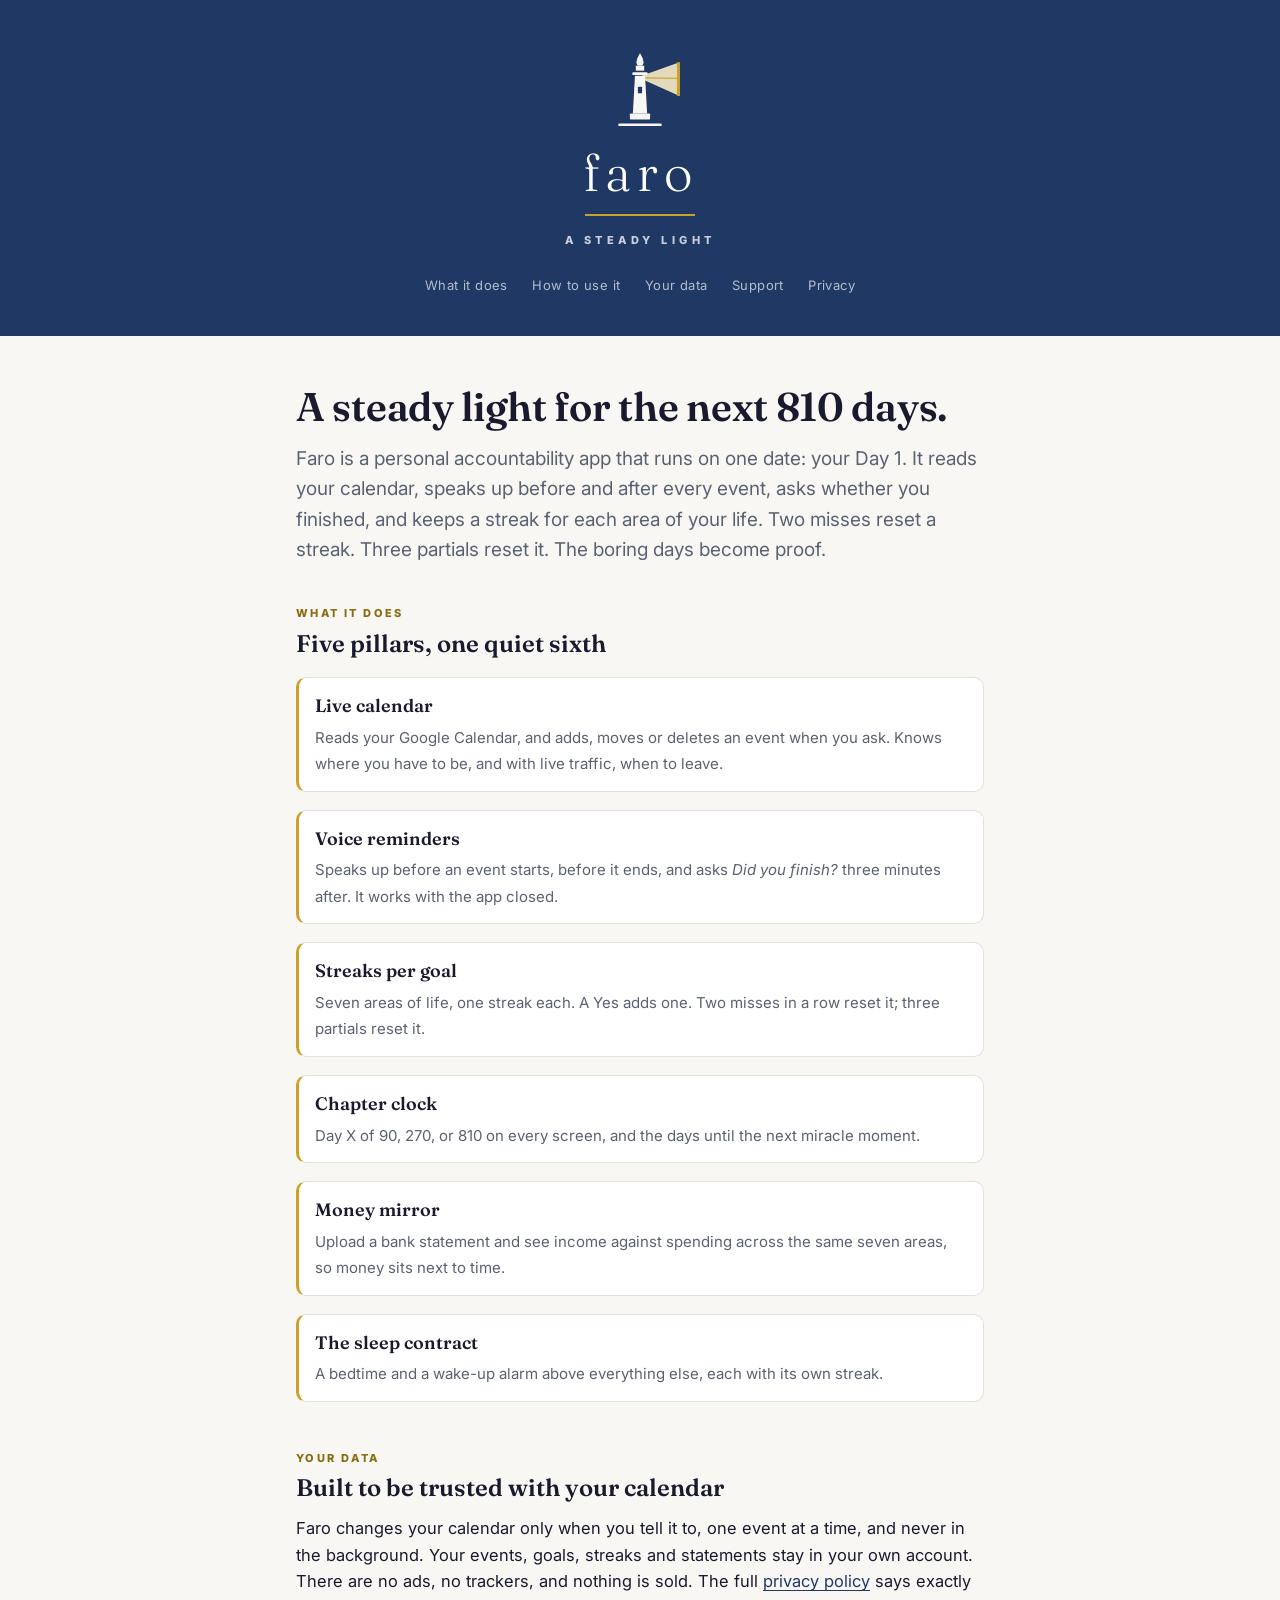
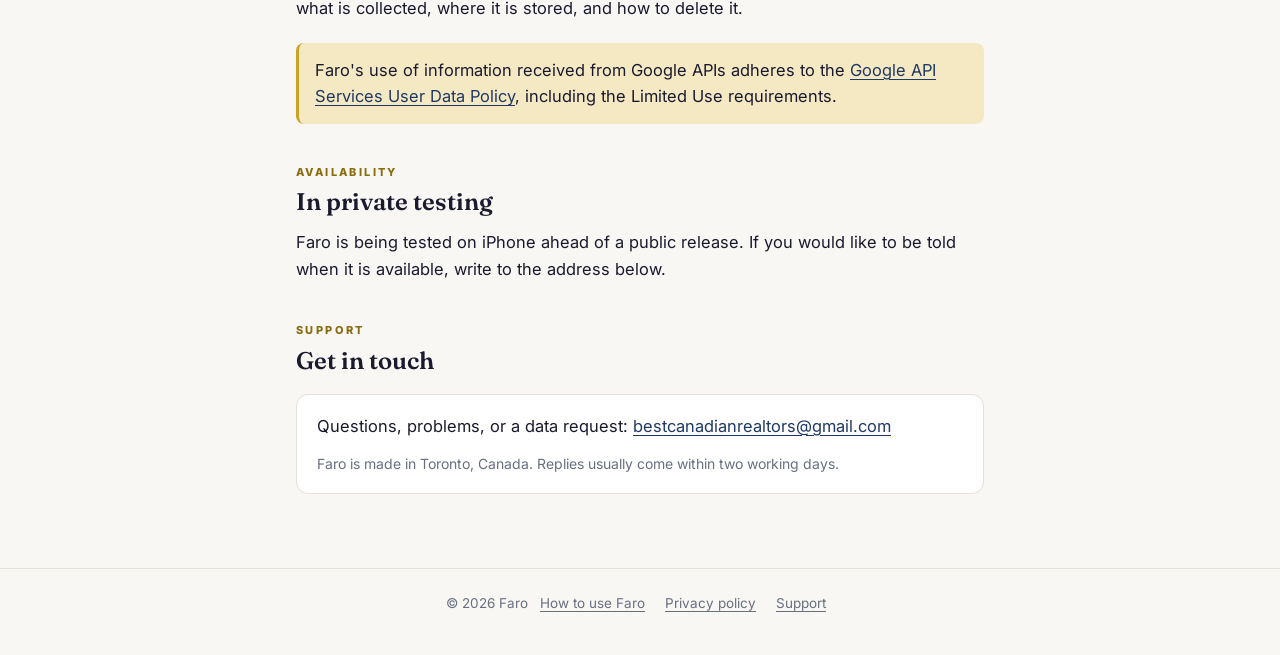
<file: index.html>
<!DOCTYPE html>
<html lang="en">
<head>
  <meta charset="utf-8">
  <meta name="viewport" content="width=device-width, initial-scale=1">
  <title>Faro — A steady light</title>
  <meta name="description" content="Faro is a personal accountability app that runs on one date: your Day 1. It reads your calendar, speaks up before and after every event, asks whether you finished, and keeps a streak per goal.">
  <meta property="og:title" content="Faro — A steady light">
  <meta property="og:description" content="A personal accountability app for the next 810 days. Calendar, voice reminders, streaks, a chapter clock, and a money mirror.">
  <meta property="og:url" content="https://stayfaro.app/">
  <meta name="theme-color" content="#1F3864">
  <link rel="icon" href="data:image/svg+xml,%3Csvg xmlns='http://www.w3.org/2000/svg' viewBox='0 0 100 100'%3E%3Crect width='100' height='100' rx='22' fill='%231F3864'/%3E%3Cpolygon points='52,33 97,17 97,57 52,37' fill='%23F5E9C4' opacity='.92'/%3E%3Crect x='94' y='17' width='3.5' height='40' fill='%23C9A227'/%3E%3Cpath d='M46 14 L50 6 L54 14 Z' fill='%23F8F7F4'/%3E%3Ccircle cx='50' cy='17' r='4.2' fill='%23F8F7F4'/%3E%3Crect x='45' y='21' width='10' height='6' fill='%23F8F7F4'/%3E%3Crect x='41' y='29' width='18' height='3.2' rx='1' fill='%23F8F7F4'/%3E%3Cpolygon points='44,33 56,33 58.5,78 41.5,78' fill='%23F8F7F4'/%3E%3Crect x='38' y='78' width='24' height='7' rx='1' fill='%23F8F7F4'/%3E%3Crect x='24' y='90' width='52' height='3' rx='1.5' fill='%23F8F7F4'/%3E%3C/svg%3E">
  <link rel="preconnect" href="https://fonts.googleapis.com">
  <link rel="preconnect" href="https://fonts.gstatic.com" crossorigin>
  <link href="https://fonts.googleapis.com/css2?family=Fraunces:wght@300;400;600;700&family=Inter:wght@400;500;600;800&display=swap" rel="stylesheet">
  <link rel="stylesheet" href="site.css">
</head>
<body>

<header class="mast">
  <svg viewBox="0 0 100 100" role="img" aria-label="The Faro lighthouse">
    <polygon points="52,33 97,17 97,57 52,37" fill="#F5E9C4" opacity=".92"/>
    <rect x="94" y="17" width="3.5" height="40" fill="#C9A227"/>
    <polygon points="52,34.8 97,35.4 97,37 52,36.2" fill="#C9A227" opacity=".9"/>
    <path d="M46 14 L50 6 L54 14 Z" fill="#F8F7F4"/>
    <circle cx="50" cy="17" r="4.2" fill="#F8F7F4"/>
    <rect x="45" y="21" width="10" height="6" fill="#F8F7F4"/>
    <rect x="41" y="29" width="18" height="3.2" rx="1" fill="#F8F7F4"/>
    <polygon points="44,33 56,33 58.5,78 41.5,78" fill="#F8F7F4"/>
    <rect x="47.5" y="46" width="5" height="8" rx="1" fill="#1F3864"/>
    <rect x="38" y="78" width="24" height="7" rx="1" fill="#F8F7F4"/>
    <rect x="24" y="90" width="52" height="3" rx="1.5" fill="#F8F7F4"/>
  </svg>
  <p class="word">faro</p>
  <div class="rule"></div>
  <p class="tag">A STEADY LIGHT</p>
  <nav>
    <a href="#what">What it does</a>
    <a href="guide.html">How to use it</a>
    <a href="#trust">Your data</a>
    <a href="#support">Support</a>
    <a href="privacy.html">Privacy</a>
  </nav>
</header>

<main>
  <h1>A steady light for the next 810 days.</h1>
  <p class="lede">
    Faro is a personal accountability app that runs on one date: your Day&nbsp;1.
    It reads your calendar, speaks up before and after every event, asks whether you
    finished, and keeps a streak for each area of your life. Two misses reset a streak.
    Three partials reset it. The boring days become proof.
  </p>

  <p class="eyebrow" id="what">What it does</p>
  <h2>Five pillars, one quiet sixth</h2>
  <ul class="pillars">
    <li>
      <b>Live calendar</b>
      <span>Reads your Google Calendar, and adds, moves or deletes an event when you ask. Knows where you have to be, and with live traffic, when to leave.</span>
    </li>
    <li>
      <b>Voice reminders</b>
      <span>Speaks up before an event starts, before it ends, and asks <em>Did you finish?</em> three minutes after. It works with the app closed.</span>
    </li>
    <li>
      <b>Streaks per goal</b>
      <span>Seven areas of life, one streak each. A Yes adds one. Two misses in a row reset it; three partials reset it.</span>
    </li>
    <li>
      <b>Chapter clock</b>
      <span>Day X of 90, 270, or 810 on every screen, and the days until the next miracle moment.</span>
    </li>
    <li>
      <b>Money mirror</b>
      <span>Upload a bank statement and see income against spending across the same seven areas, so money sits next to time.</span>
    </li>
    <li>
      <b>The sleep contract</b>
      <span>A bedtime and a wake-up alarm above everything else, each with its own streak.</span>
    </li>
  </ul>

  <p class="eyebrow" id="trust">Your data</p>
  <h2>Built to be trusted with your calendar</h2>
  <p>
    Faro changes your calendar only when you tell it to, one event at a time, and never
    in the background. Your events, goals, streaks and
    statements stay in your own account. There are no ads, no trackers, and nothing is
    sold. The full <a href="privacy.html">privacy policy</a> says exactly what is
    collected, where it is stored, and how to delete it.
  </p>
  <div class="callout">
    <p>Faro's use of information received from Google APIs adheres to the
    <a href="https://developers.google.com/terms/api-services-user-data-policy">Google API Services User Data Policy</a>,
    including the Limited Use requirements.</p>
  </div>

  <p class="eyebrow">Availability</p>
  <h2>In private testing</h2>
  <p>
    Faro is being tested on iPhone ahead of a public release. If you would like to be
    told when it is available, write to the address below.
  </p>

  <p class="eyebrow" id="support">Support</p>
  <h2>Get in touch</h2>
  <div class="card">
    <p>Questions, problems, or a data request:
      <a href="mailto:bestcanadianrealtors@gmail.com">bestcanadianrealtors@gmail.com</a></p>
    <p class="meta" style="margin:0">Faro is made in Toronto, Canada. Replies usually come within two working days.</p>
  </div>
</main>

<footer>
  © 2026 Faro
  <a href="guide.html">How to use Faro</a>
  <a href="privacy.html">Privacy policy</a>
  <a href="#support">Support</a>
</footer>

</body>
</html>
</file>
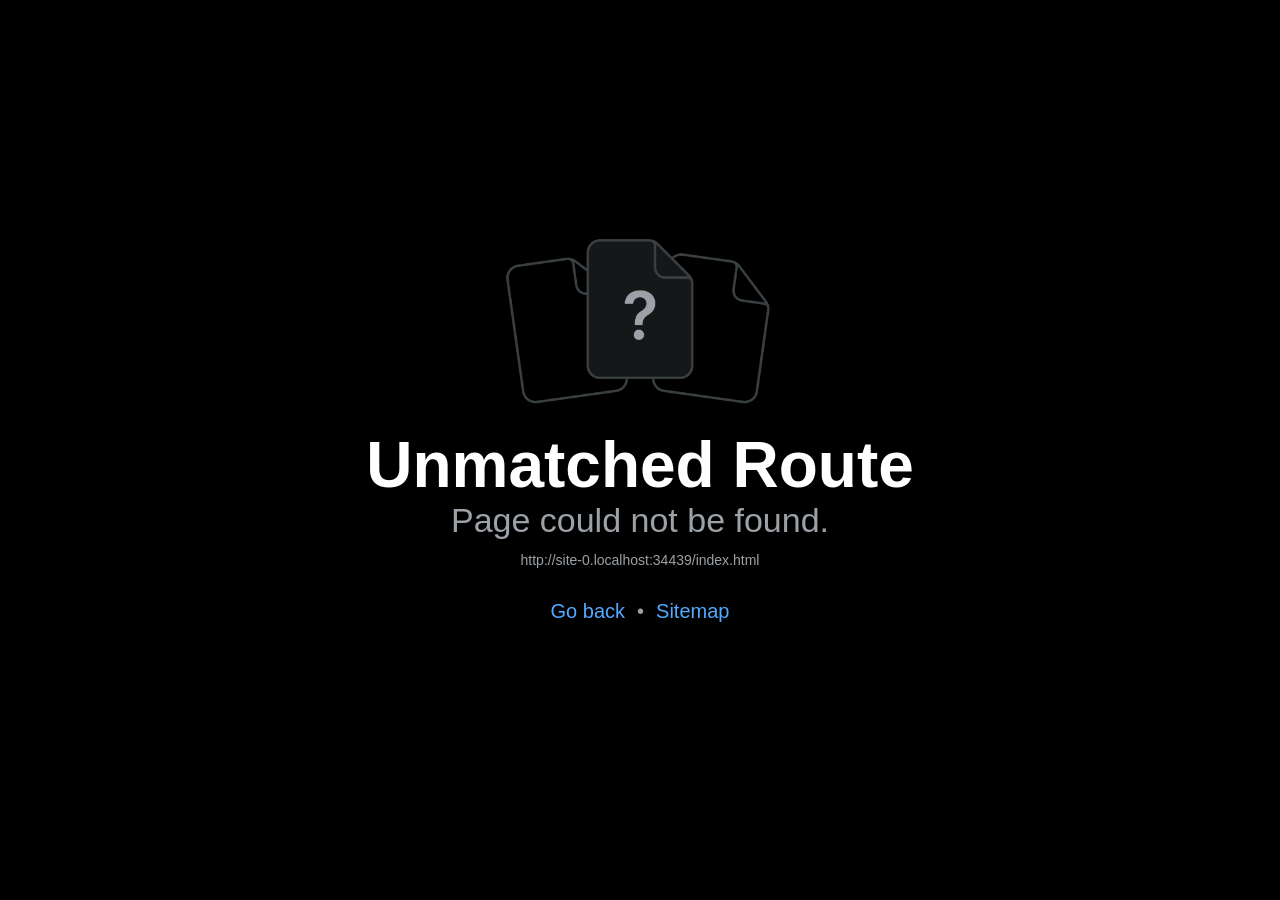
<file: app/index.html>
<!DOCTYPE html>
<html lang="en">
  <head>
    <meta charset="utf-8" />
    <meta httpEquiv="X-UA-Compatible" content="IE=edge" />
    <meta name="viewport" content="width=device-width, initial-scale=1, shrink-to-fit=no" />
    <title>Faro</title>
    <!-- The `react-native-web` recommended style reset: https://necolas.github.io/react-native-web/docs/setup/#root-element -->
    <style id="expo-reset">
      /* These styles make the body full-height */
      html,
      body {
        height: 100%;
      }
      /* These styles disable body scrolling if you are using <ScrollView> */
      body {
        overflow: hidden;
      }
      /* These styles make the root element full-height */
      #root {
        display: flex;
        height: 100%;
        flex: 1;
      }
    </style>
  <link rel="icon" href="/app/favicon.ico"/><link rel="preload" href="/app/_expo/static/js/web/index-5b07b551bb02e3e5c4bb624e7a8899d1.js" as="script"/><link rel="preload" href="/app/assets/node_modules/@expo-google-fonts/inter/400Regular/Inter_400Regular.51b6ad87261f18b6433ec52871ddfabc.ttf" as="font" type="font/ttf" crossorigin/><link rel="preload" href="/app/assets/node_modules/@expo-google-fonts/inter/600SemiBold/Inter_600SemiBold.a5f35888d2da465de352e0dcfaf33324.ttf" as="font" type="font/ttf" crossorigin/><link rel="preload" href="/app/assets/node_modules/@expo-google-fonts/fraunces/700Bold/Fraunces_700Bold.0c859ce19af0584bccfc6941addedf34.ttf" as="font" type="font/ttf" crossorigin/><meta name="theme-color" content="#1F3864"/></head>

  <body>
    <!-- Use static rendering with Expo Router to support running without JavaScript. -->
    <noscript>
      You need to enable JavaScript to run this app.
    </noscript>
    <!-- The root element for your Expo app. -->
    <div id="root"><div style="position:fixed;inset:0;background:#1F3864;display:flex;flex-direction:column;align-items:center;justify-content:center;gap:18px;font-family:Georgia,serif;color:#fff"><svg viewBox="0 0 100 100" width="84" height="84" aria-hidden="true"><polygon points="52,33 97,17 97,57 52,37" fill="#F5E9C4" opacity=".92"/><rect x="94" y="17" width="3.5" height="40" fill="#C9A227"/><path d="M46 14 L50 6 L54 14 Z" fill="#F8F7F4"/><circle cx="50" cy="17" r="4.2" fill="#F8F7F4"/><rect x="45" y="21" width="10" height="6" fill="#F8F7F4"/><rect x="41" y="29" width="18" height="3.2" rx="1" fill="#F8F7F4"/><polygon points="44,33 56,33 58.5,78 41.5,78" fill="#F8F7F4"/><rect x="47.5" y="46" width="5" height="8" rx="1" fill="#1F3864"/><rect x="38" y="78" width="24" height="7" rx="1" fill="#F8F7F4"/><rect x="24" y="90" width="52" height="3" rx="1.5" fill="#F8F7F4"/></svg><div style="font-size:44px;letter-spacing:6px;font-weight:300">faro</div><div style="width:90px;height:1.5px;background:#C9A227"></div></div></div>
  <script src="/app/_expo/static/js/web/index-5b07b551bb02e3e5c4bb624e7a8899d1.js" defer></script>
</body>
</html>
</file>
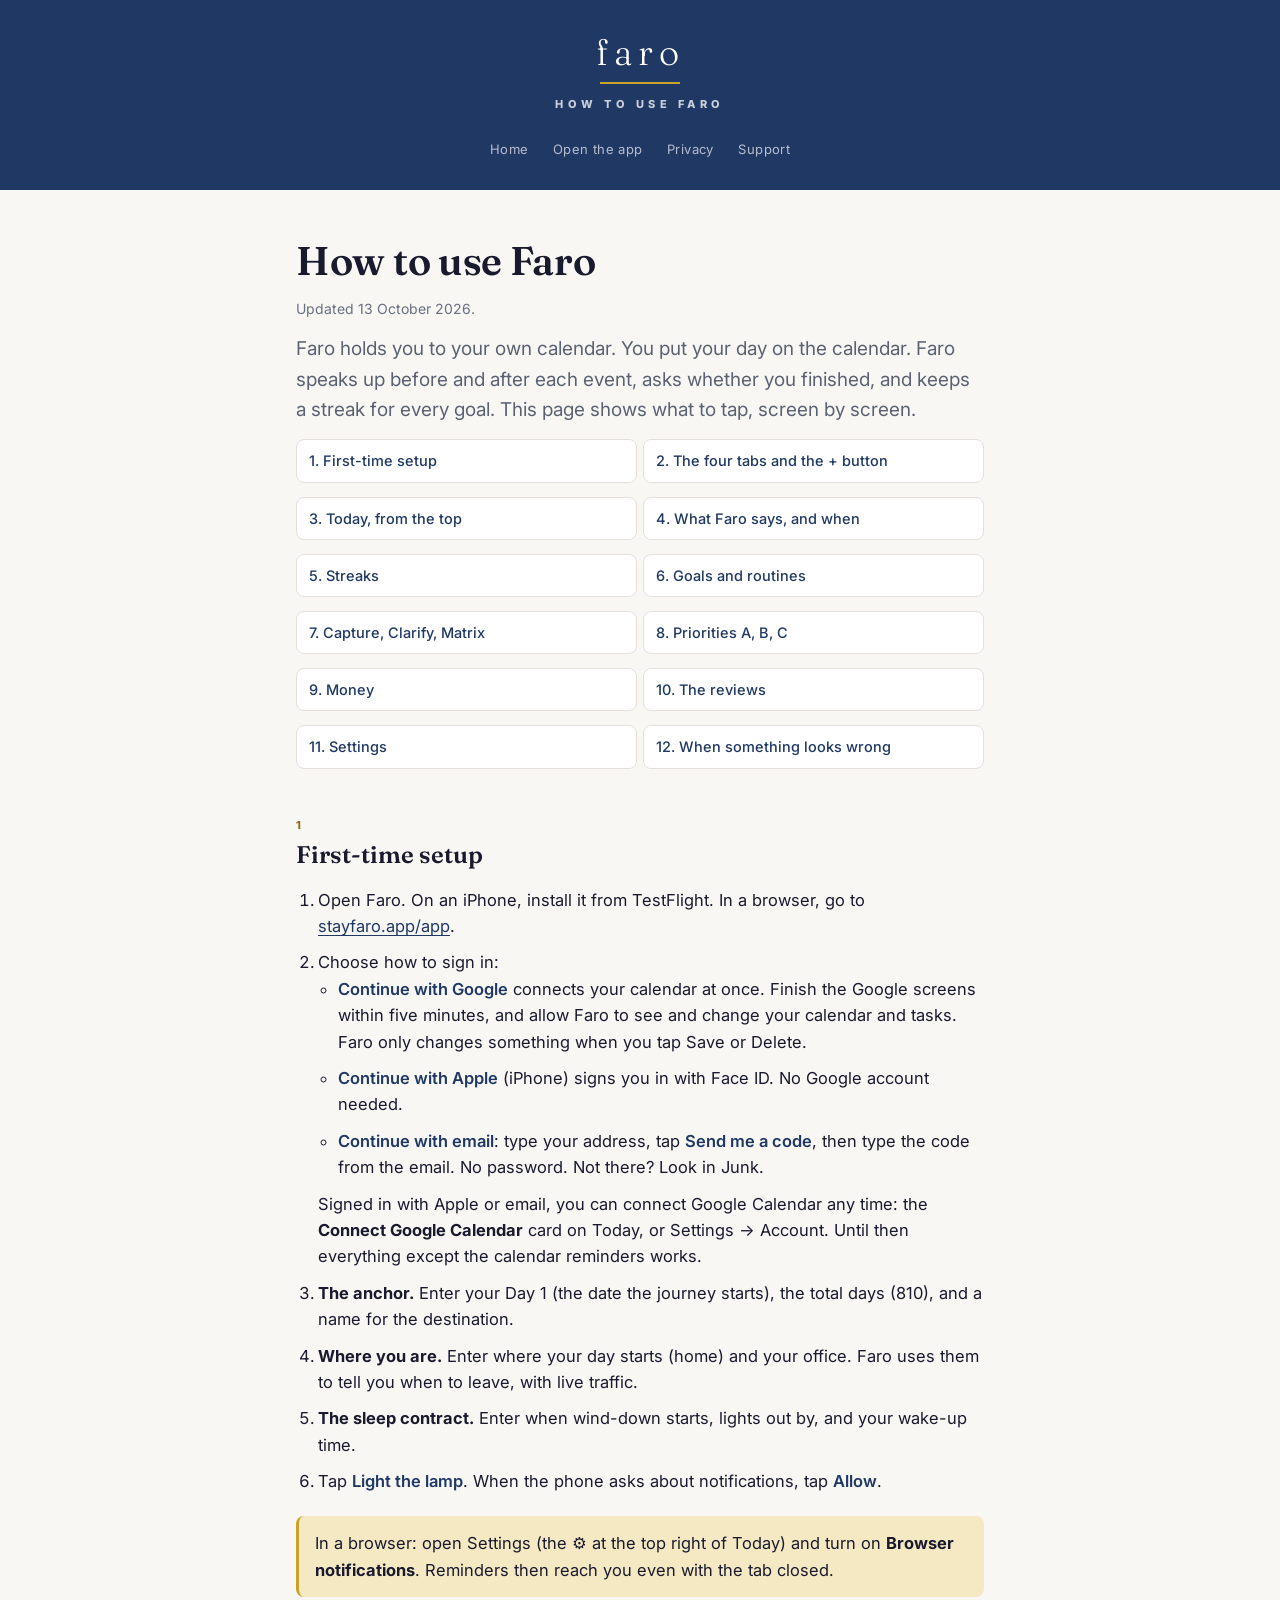
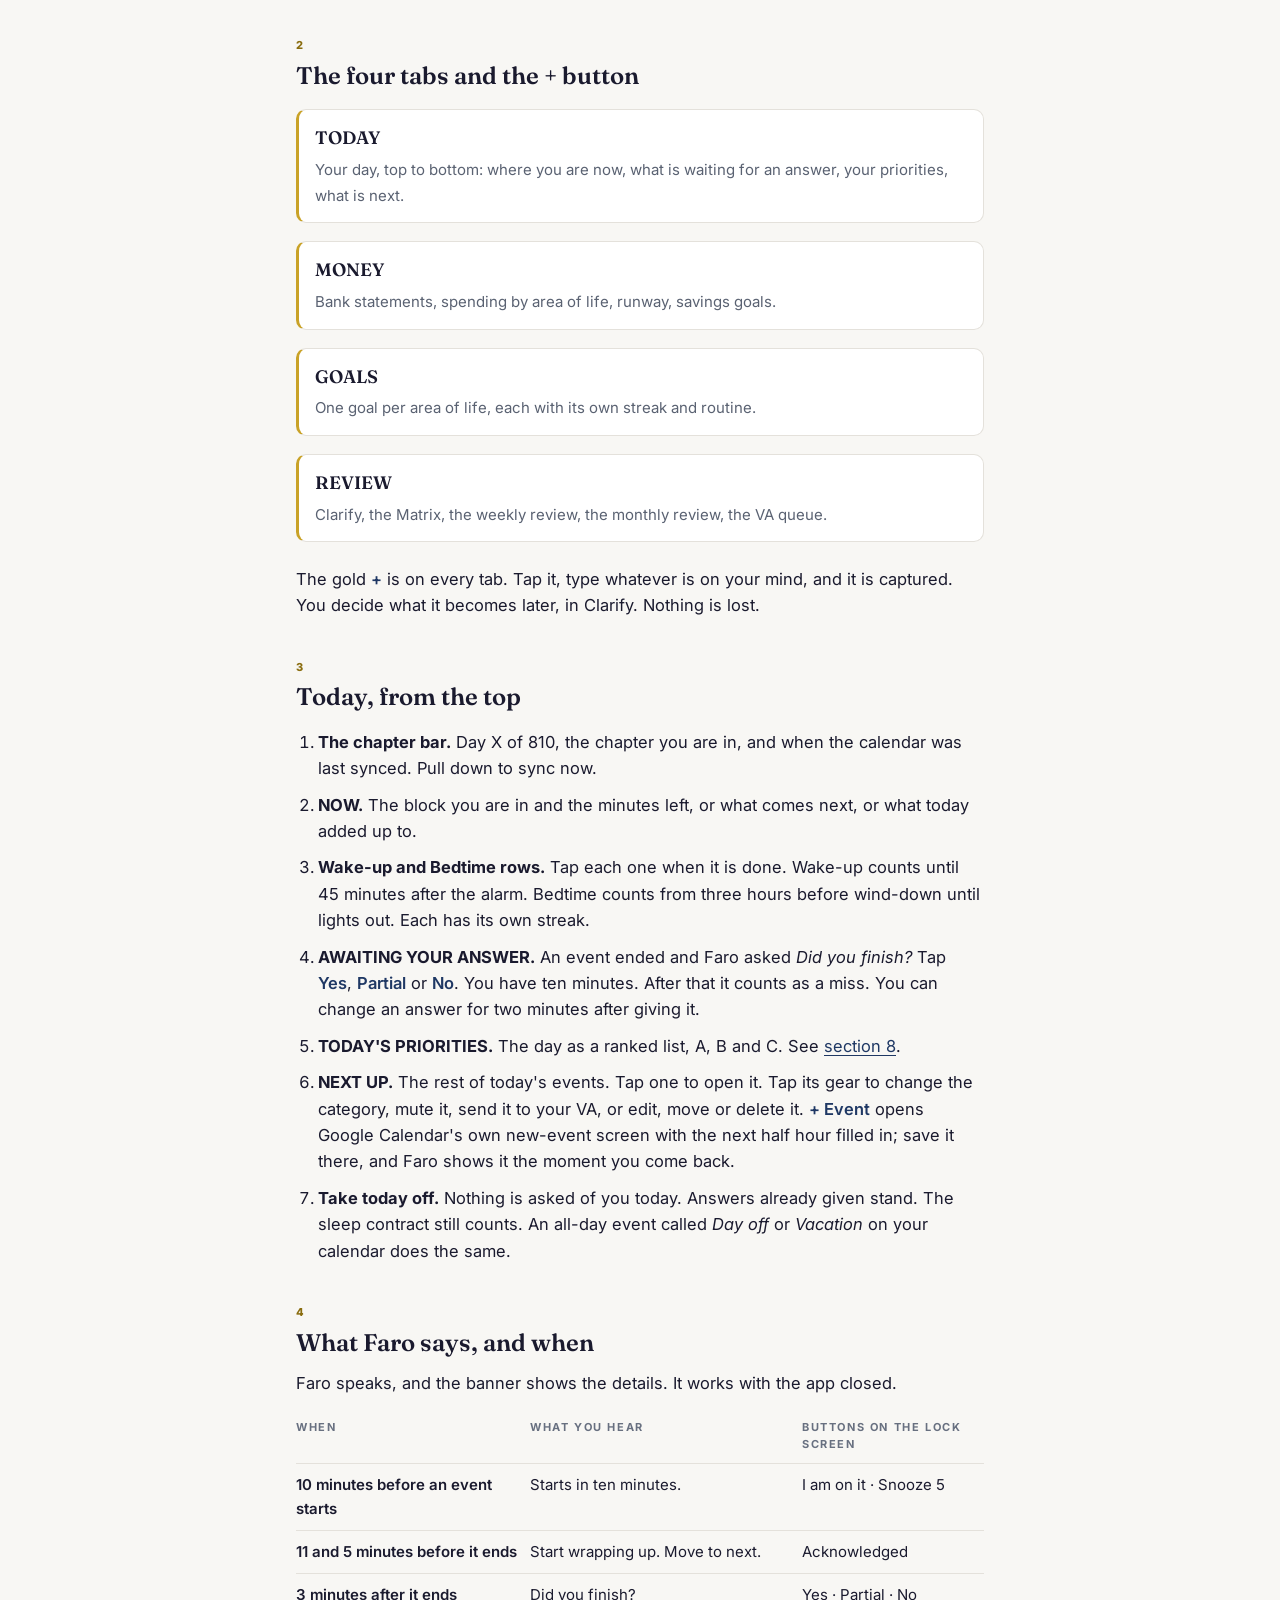
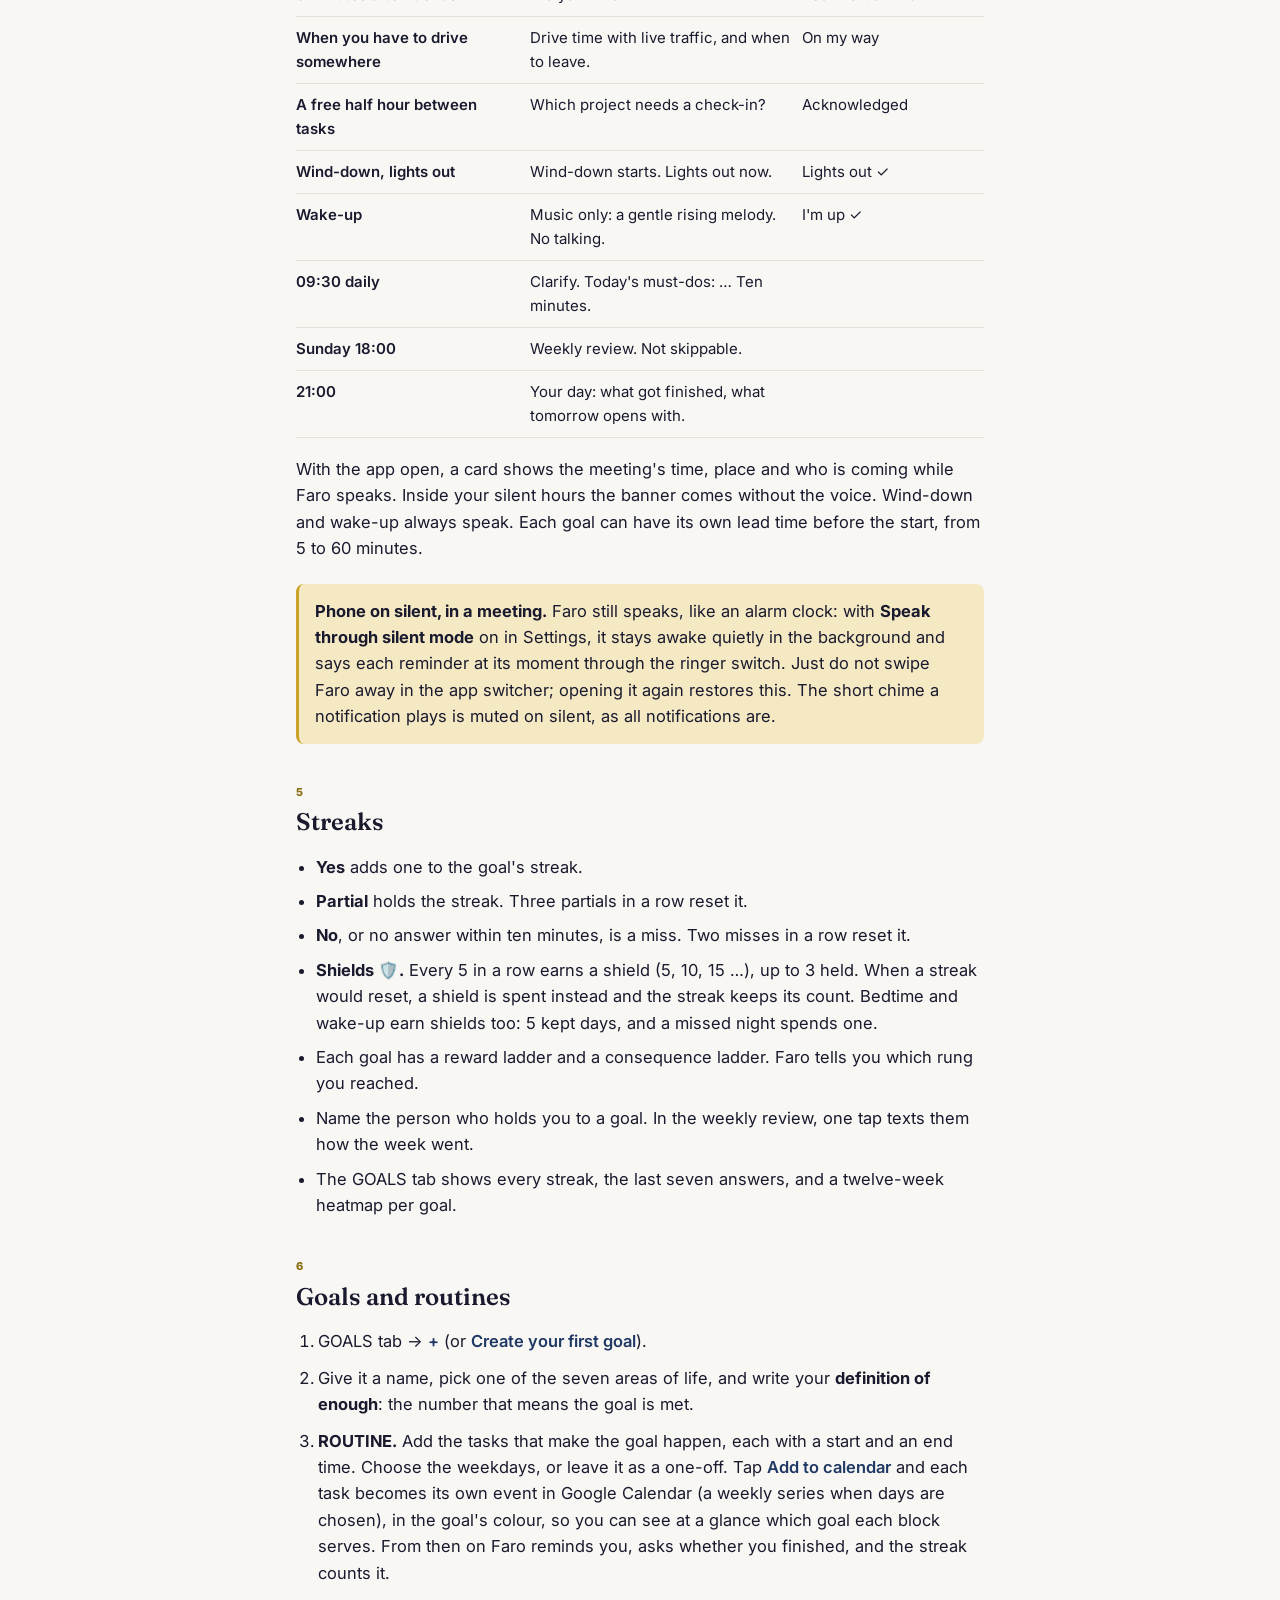
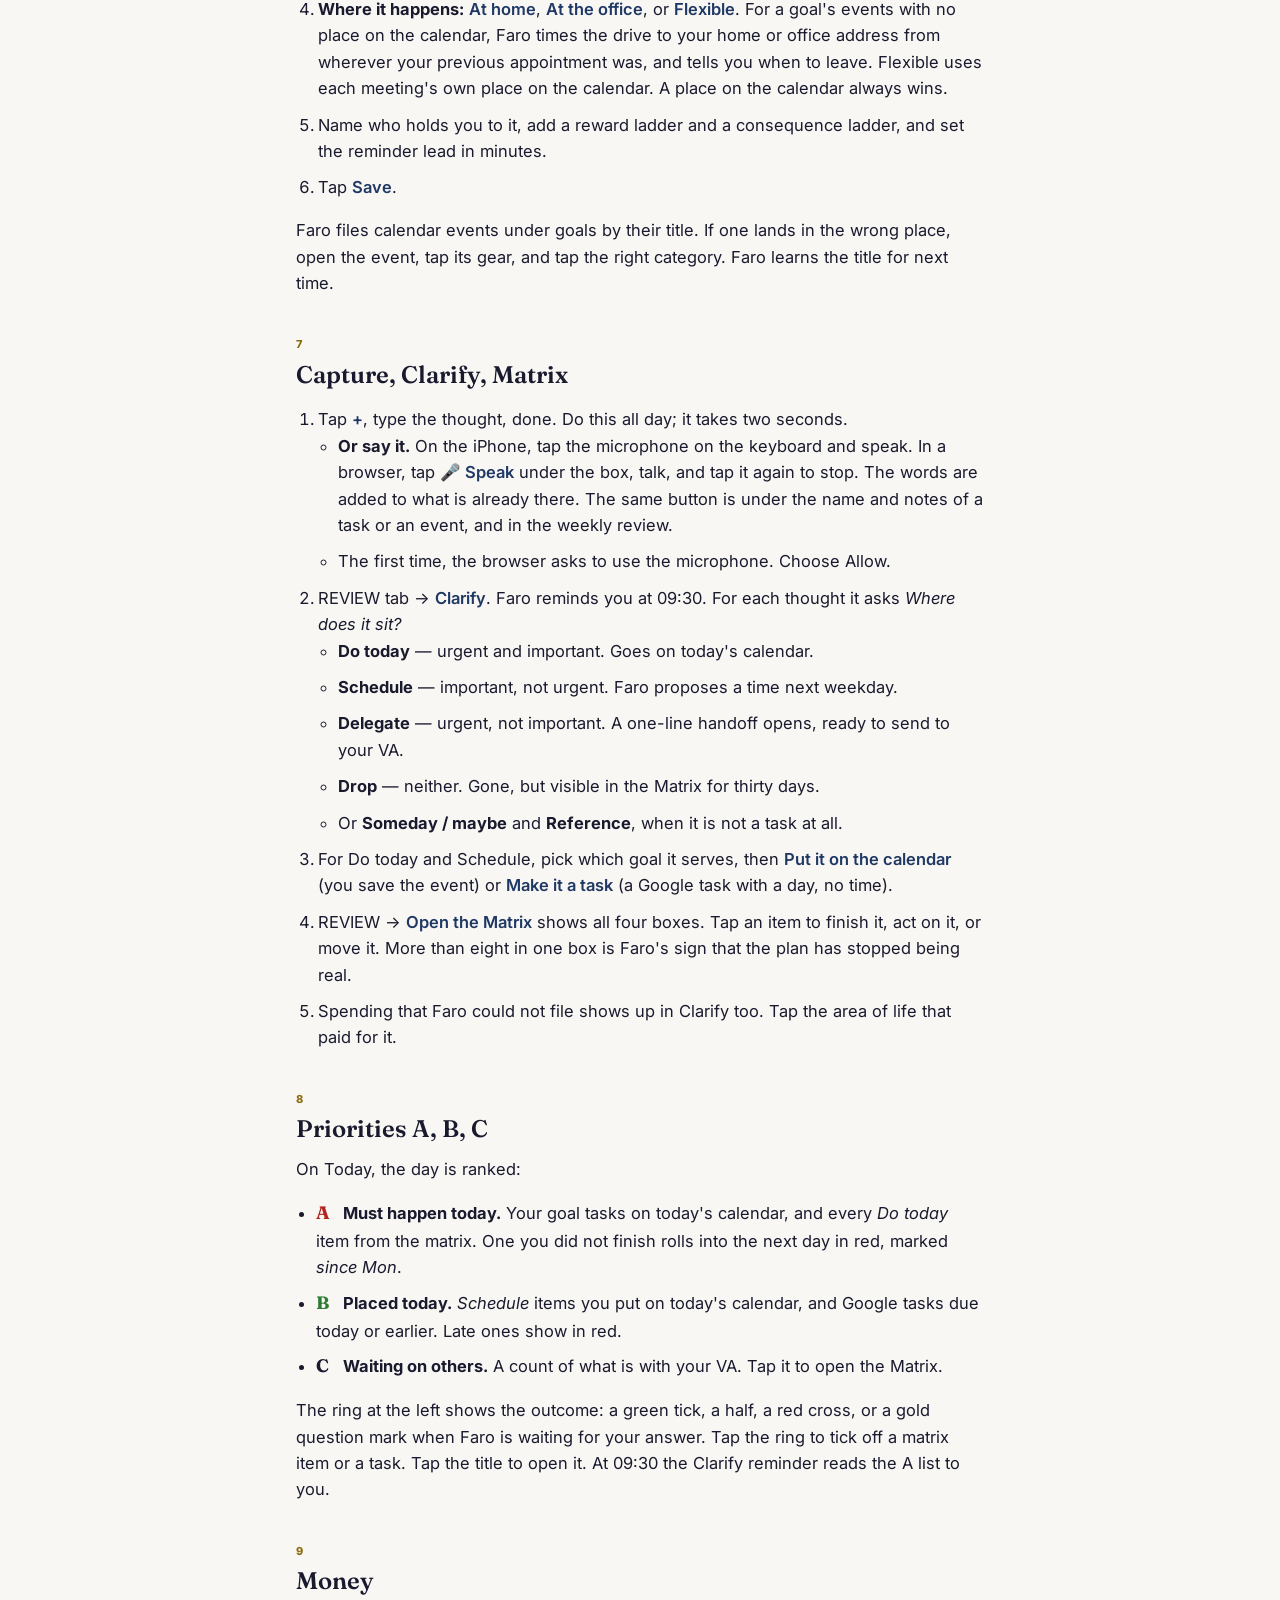
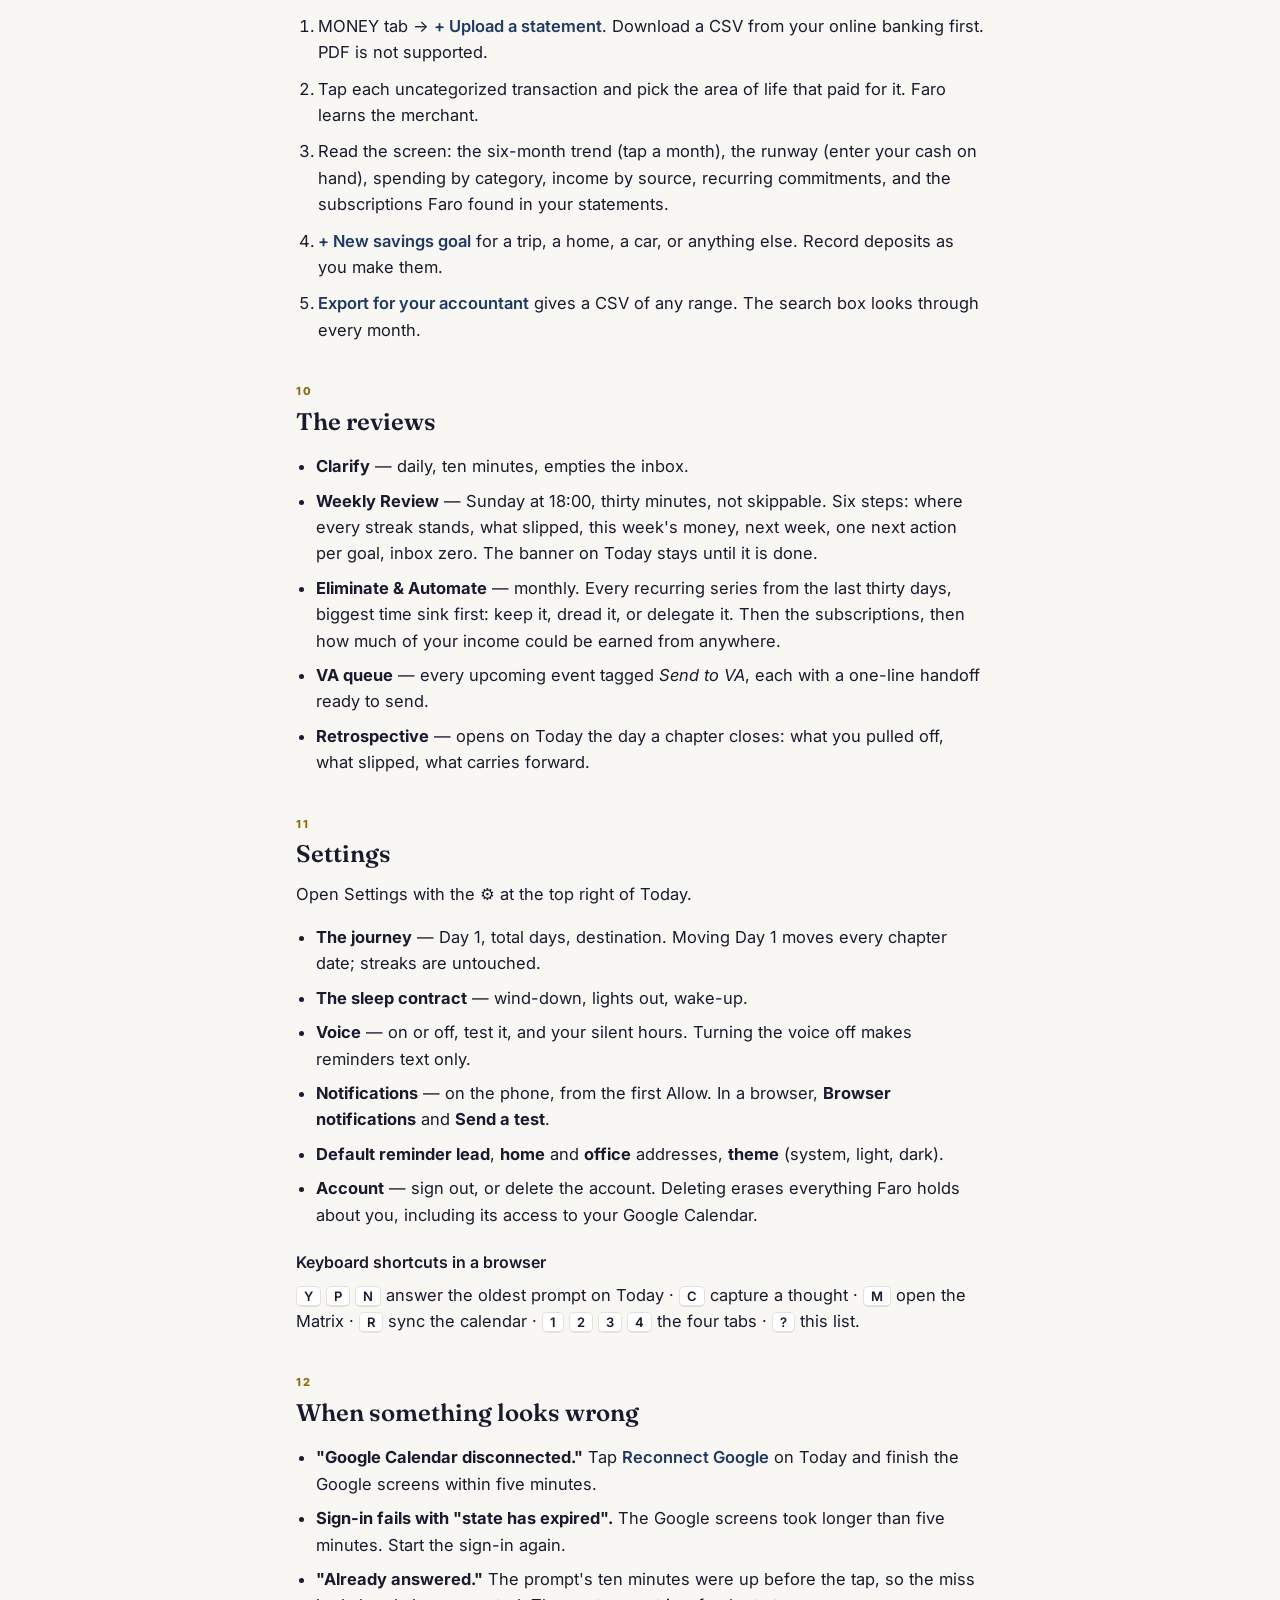
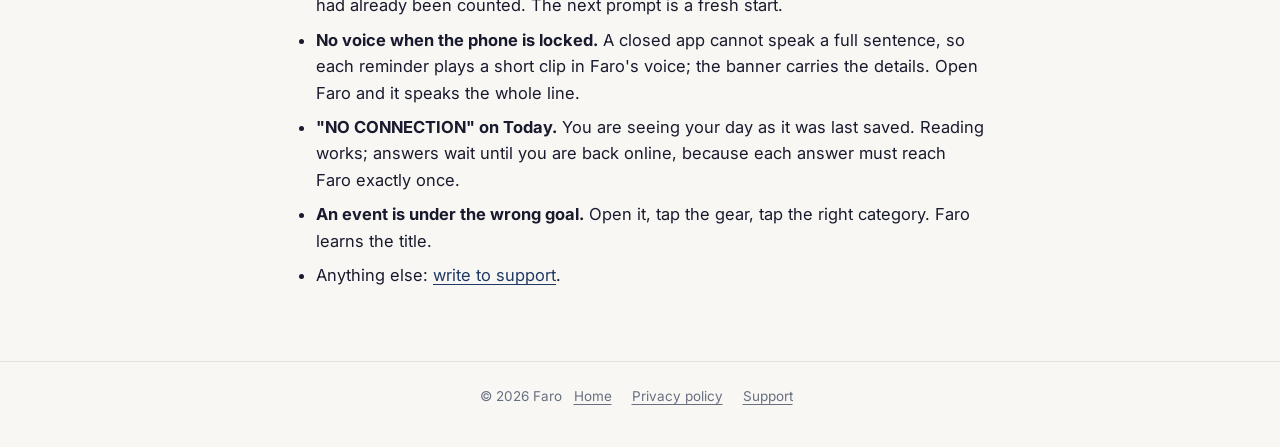
<file: guide.html>
<!DOCTYPE html>
<html lang="en">
<head>
  <meta charset="utf-8">
  <meta name="viewport" content="width=device-width, initial-scale=1">
  <title>Faro — How to use it</title>
  <meta name="description" content="A simple guide to Faro: setting up, what each screen does, what Faro says and when, streaks, goals, Clarify, priorities, money and the weekly review.">
  <meta name="theme-color" content="#1F3864">
  <link rel="icon" href="data:image/svg+xml,%3Csvg xmlns='http://www.w3.org/2000/svg' viewBox='0 0 100 100'%3E%3Crect width='100' height='100' rx='22' fill='%231F3864'/%3E%3Cpolygon points='52,33 97,17 97,57 52,37' fill='%23F5E9C4' opacity='.92'/%3E%3Crect x='94' y='17' width='3.5' height='40' fill='%23C9A227'/%3E%3Cpath d='M46 14 L50 6 L54 14 Z' fill='%23F8F7F4'/%3E%3Ccircle cx='50' cy='17' r='4.2' fill='%23F8F7F4'/%3E%3Crect x='45' y='21' width='10' height='6' fill='%23F8F7F4'/%3E%3Crect x='41' y='29' width='18' height='3.2' rx='1' fill='%23F8F7F4'/%3E%3Cpolygon points='44,33 56,33 58.5,78 41.5,78' fill='%23F8F7F4'/%3E%3Crect x='38' y='78' width='24' height='7' rx='1' fill='%23F8F7F4'/%3E%3Crect x='24' y='90' width='52' height='3' rx='1.5' fill='%23F8F7F4'/%3E%3C/svg%3E">
  <link rel="preconnect" href="https://fonts.googleapis.com">
  <link rel="preconnect" href="https://fonts.gstatic.com" crossorigin>
  <link href="https://fonts.googleapis.com/css2?family=Fraunces:wght@300;400;600;700&family=Inter:wght@400;500;600;800&display=swap" rel="stylesheet">
  <link rel="stylesheet" href="site.css">
  <style>
    ol { padding-left: 22px; }
    ol li { margin-bottom: 10px; }
    .toc { list-style: none; padding: 0; margin: 14px 0 0; display: grid; gap: 6px; grid-template-columns: 1fr 1fr; }
    .toc a { text-decoration: none; display: block; background: var(--card); border: 1px solid var(--border); border-radius: 8px; padding: 9px 12px; font-size: 14.5px; font-weight: 500; }
    .toc a:hover { border-color: var(--gold); }
    kbd { font-family: Inter, system-ui, sans-serif; font-size: 13px; font-weight: 600; background: var(--card); border: 1px solid var(--border); border-bottom-width: 2px; border-radius: 5px; padding: 1px 7px; }
    .tap { font-weight: 600; color: var(--ink); }
    .tier { display: inline-block; width: 22px; font-family: Fraunces, Georgia, serif; font-weight: 700; font-size: 18px; }
    @media (max-width: 480px) { .toc { grid-template-columns: 1fr; } }
  </style>
</head>
<body>

<header class="mast" style="padding-top:34px;padding-bottom:30px">
  <a href="index.html" style="text-decoration:none">
    <p class="word" style="font-size:36px;margin-top:0">faro</p>
  </a>
  <div class="rule" style="width:80px;margin:12px auto"></div>
  <p class="tag">HOW TO USE FARO</p>
  <nav>
    <a href="index.html">Home</a>
    <a href="app/">Open the app</a>
    <a href="privacy.html">Privacy</a>
    <a href="index.html#support">Support</a>
  </nav>
</header>

<main>
  <h1>How to use Faro</h1>
  <p class="meta">Updated 13 October 2026.</p>
  <p class="lede">
    Faro holds you to your own calendar. You put your day on the calendar. Faro speaks up
    before and after each event, asks whether you finished, and keeps a streak for every
    goal. This page shows what to tap, screen by screen.
  </p>

  <ul class="toc">
    <li><a href="#start">1. First-time setup</a></li>
    <li><a href="#tabs">2. The four tabs and the + button</a></li>
    <li><a href="#today">3. Today, from the top</a></li>
    <li><a href="#reminders">4. What Faro says, and when</a></li>
    <li><a href="#streaks">5. Streaks</a></li>
    <li><a href="#goals">6. Goals and routines</a></li>
    <li><a href="#clarify">7. Capture, Clarify, Matrix</a></li>
    <li><a href="#priorities">8. Priorities A, B, C</a></li>
    <li><a href="#money">9. Money</a></li>
    <li><a href="#review">10. The reviews</a></li>
    <li><a href="#settings">11. Settings</a></li>
    <li><a href="#help">12. When something looks wrong</a></li>
  </ul>

  <p class="eyebrow" id="start">1</p>
  <h2>First-time setup</h2>
  <ol>
    <li>Open Faro. On an iPhone, install it from TestFlight. In a browser, go to <a href="app/">stayfaro.app/app</a>.</li>
    <li>Choose how to sign in:
      <ul>
        <li><span class="tap">Continue with Google</span> connects your calendar at once. Finish the Google screens within five minutes, and allow Faro to see and change your calendar and tasks. Faro only changes something when you tap Save or Delete.</li>
        <li><span class="tap">Continue with Apple</span> (iPhone) signs you in with Face ID. No Google account needed.</li>
        <li><span class="tap">Continue with email</span>: type your address, tap <span class="tap">Send me a code</span>, then type the code from the email. No password. Not there? Look in Junk.</li>
      </ul>
      Signed in with Apple or email, you can connect Google Calendar any time: the <b>Connect Google Calendar</b> card on Today, or Settings → Account. Until then everything except the calendar reminders works.
    </li>
    <li><b>The anchor.</b> Enter your Day 1 (the date the journey starts), the total days (810), and a name for the destination.</li>
    <li><b>Where you are.</b> Enter where your day starts (home) and your office. Faro uses them to tell you when to leave, with live traffic.</li>
    <li><b>The sleep contract.</b> Enter when wind-down starts, lights out by, and your wake-up time.</li>
    <li>Tap <span class="tap">Light the lamp</span>. When the phone asks about notifications, tap <span class="tap">Allow</span>.</li>
  </ol>
  <div class="callout">
    <p>In a browser: open Settings (the <b>⚙</b> at the top right of Today) and turn on
    <b>Browser notifications</b>. Reminders then reach you even with the tab closed.</p>
  </div>

  <p class="eyebrow" id="tabs">2</p>
  <h2>The four tabs and the + button</h2>
  <ul class="pillars">
    <li><b>TODAY</b><span>Your day, top to bottom: where you are now, what is waiting for an answer, your priorities, what is next.</span></li>
    <li><b>MONEY</b><span>Bank statements, spending by area of life, runway, savings goals.</span></li>
    <li><b>GOALS</b><span>One goal per area of life, each with its own streak and routine.</span></li>
    <li><b>REVIEW</b><span>Clarify, the Matrix, the weekly review, the monthly review, the VA queue.</span></li>
  </ul>
  <p style="margin-top:16px">
    The gold <span class="tap">+</span> is on every tab. Tap it, type whatever is on your mind,
    and it is captured. You decide what it becomes later, in Clarify. Nothing is lost.
  </p>

  <p class="eyebrow" id="today">3</p>
  <h2>Today, from the top</h2>
  <ol>
    <li><b>The chapter bar.</b> Day X of 810, the chapter you are in, and when the calendar was last synced. Pull down to sync now.</li>
    <li><b>NOW.</b> The block you are in and the minutes left, or what comes next, or what today added up to.</li>
    <li><b>Wake-up and Bedtime rows.</b> Tap each one when it is done. Wake-up counts until 45 minutes after the alarm. Bedtime counts from three hours before wind-down until lights out. Each has its own streak.</li>
    <li><b>AWAITING YOUR ANSWER.</b> An event ended and Faro asked <em>Did you finish?</em> Tap <span class="tap">Yes</span>, <span class="tap">Partial</span> or <span class="tap">No</span>. You have ten minutes. After that it counts as a miss. You can change an answer for two minutes after giving it.</li>
    <li><b>TODAY'S PRIORITIES.</b> The day as a ranked list, A, B and C. See <a href="#priorities">section 8</a>.</li>
    <li><b>NEXT UP.</b> The rest of today's events. Tap one to open it. Tap its gear to change the category, mute it, send it to your VA, or edit, move or delete it. <span class="tap">+ Event</span> opens Google Calendar's own new-event screen with the next half hour filled in; save it there, and Faro shows it the moment you come back.</li>
    <li><b>Take today off.</b> Nothing is asked of you today. Answers already given stand. The sleep contract still counts. An all-day event called <em>Day off</em> or <em>Vacation</em> on your calendar does the same.</li>
  </ol>

  <p class="eyebrow" id="reminders">4</p>
  <h2>What Faro says, and when</h2>
  <p>Faro speaks, and the banner shows the details. It works with the app closed.</p>
  <table>
    <tr><th>When</th><th>What you hear</th><th>Buttons on the lock screen</th></tr>
    <tr><td>10 minutes before an event starts</td><td>Starts in ten minutes.</td><td>I am on it · Snooze 5</td></tr>
    <tr><td>11 and 5 minutes before it ends</td><td>Start wrapping up. Move to next.</td><td>Acknowledged</td></tr>
    <tr><td>3 minutes after it ends</td><td>Did you finish?</td><td>Yes · Partial · No</td></tr>
    <tr><td>When you have to drive somewhere</td><td>Drive time with live traffic, and when to leave.</td><td>On my way</td></tr>
    <tr><td>A free half hour between tasks</td><td>Which project needs a check-in?</td><td>Acknowledged</td></tr>
    <tr><td>Wind-down, lights out</td><td>Wind-down starts. Lights out now.</td><td>Lights out ✓</td></tr>
    <tr><td>Wake-up</td><td>Music only: a gentle rising melody. No talking.</td><td>I'm up ✓</td></tr>
    <tr><td>09:30 daily</td><td>Clarify. Today's must-dos: … Ten minutes.</td><td></td></tr>
    <tr><td>Sunday 18:00</td><td>Weekly review. Not skippable.</td><td></td></tr>
    <tr><td>21:00</td><td>Your day: what got finished, what tomorrow opens with.</td><td></td></tr>
  </table>
  <p>
    With the app open, a card shows the meeting's time, place and who is coming while Faro speaks.
    Inside your silent hours the banner comes without the voice. Wind-down and wake-up always speak.
    Each goal can have its own lead time before the start, from 5 to 60 minutes.
  </p>
  <div class="callout">
    <p><b>Phone on silent, in a meeting.</b> Faro still speaks, like an alarm clock: with
    <b>Speak through silent mode</b> on in Settings, it stays awake quietly in the background and
    says each reminder at its moment through the ringer switch. Just do not swipe Faro away in the
    app switcher; opening it again restores this. The short chime a notification plays is muted on
    silent, as all notifications are.</p>
  </div>

  <p class="eyebrow" id="streaks">5</p>
  <h2>Streaks</h2>
  <ul>
    <li><b>Yes</b> adds one to the goal's streak.</li>
    <li><b>Partial</b> holds the streak. Three partials in a row reset it.</li>
    <li><b>No</b>, or no answer within ten minutes, is a miss. Two misses in a row reset it.</li>
    <li><b>Shields 🛡️.</b> Every 5 in a row earns a shield (5, 10, 15 …), up to 3 held. When a streak would reset, a shield is spent instead and the streak keeps its count. Bedtime and wake-up earn shields too: 5 kept days, and a missed night spends one.</li>
    <li>Each goal has a reward ladder and a consequence ladder. Faro tells you which rung you reached.</li>
    <li>Name the person who holds you to a goal. In the weekly review, one tap texts them how the week went.</li>
    <li>The GOALS tab shows every streak, the last seven answers, and a twelve-week heatmap per goal.</li>
  </ul>

  <p class="eyebrow" id="goals">6</p>
  <h2>Goals and routines</h2>
  <ol>
    <li>GOALS tab → <span class="tap">+</span> (or <span class="tap">Create your first goal</span>).</li>
    <li>Give it a name, pick one of the seven areas of life, and write your <b>definition of enough</b>: the number that means the goal is met.</li>
    <li><b>ROUTINE.</b> Add the tasks that make the goal happen, each with a start and an end time. Choose the weekdays, or leave it as a one-off. Tap <span class="tap">Add to calendar</span> and each task becomes its own event in Google Calendar (a weekly series when days are chosen), in the goal's colour, so you can see at a glance which goal each block serves. From then on Faro reminds you, asks whether you finished, and the streak counts it.</li>
    <li><b>Where it happens:</b> <span class="tap">At home</span>, <span class="tap">At the office</span>, or <span class="tap">Flexible</span>. For a goal's events with no place on the calendar, Faro times the drive to your home or office address from wherever your previous appointment was, and tells you when to leave. Flexible uses each meeting's own place on the calendar. A place on the calendar always wins.</li>
    <li>Name who holds you to it, add a reward ladder and a consequence ladder, and set the reminder lead in minutes.</li>
    <li>Tap <span class="tap">Save</span>.</li>
  </ol>
  <p>
    Faro files calendar events under goals by their title. If one lands in the wrong place,
    open the event, tap its gear, and tap the right category. Faro learns the title for next time.
  </p>

  <p class="eyebrow" id="clarify">7</p>
  <h2>Capture, Clarify, Matrix</h2>
  <ol>
    <li>Tap <span class="tap">+</span>, type the thought, done. Do this all day; it takes two seconds.
      <ul>
        <li><b>Or say it.</b> On the iPhone, tap the microphone on the keyboard and speak. In a browser, tap
          <span class="tap">🎤 Speak</span> under the box, talk, and tap it again to stop. The words are added to what is
          already there. The same button is under the name and notes of a task or an event, and in the weekly review.</li>
        <li>The first time, the browser asks to use the microphone. Choose Allow.</li>
      </ul>
    </li>
    <li>REVIEW tab → <span class="tap">Clarify</span>. Faro reminds you at 09:30. For each thought it asks <em>Where does it sit?</em>
      <ul>
        <li><b>Do today</b> — urgent and important. Goes on today's calendar.</li>
        <li><b>Schedule</b> — important, not urgent. Faro proposes a time next weekday.</li>
        <li><b>Delegate</b> — urgent, not important. A one-line handoff opens, ready to send to your VA.</li>
        <li><b>Drop</b> — neither. Gone, but visible in the Matrix for thirty days.</li>
        <li>Or <b>Someday / maybe</b> and <b>Reference</b>, when it is not a task at all.</li>
      </ul>
    </li>
    <li>For Do today and Schedule, pick which goal it serves, then <span class="tap">Put it on the calendar</span> (you save the event) or <span class="tap">Make it a task</span> (a Google task with a day, no time).</li>
    <li>REVIEW → <span class="tap">Open the Matrix</span> shows all four boxes. Tap an item to finish it, act on it, or move it. More than eight in one box is Faro's sign that the plan has stopped being real.</li>
    <li>Spending that Faro could not file shows up in Clarify too. Tap the area of life that paid for it.</li>
  </ol>

  <p class="eyebrow" id="priorities">8</p>
  <h2>Priorities A, B, C</h2>
  <p>On Today, the day is ranked:</p>
  <ul>
    <li><span class="tier" style="color:#B3261E">A</span> <b>Must happen today.</b> Your goal tasks on today's calendar, and every <em>Do today</em> item from the matrix. One you did not finish rolls into the next day in red, marked <em>since Mon</em>.</li>
    <li><span class="tier" style="color:#2E7D32">B</span> <b>Placed today.</b> <em>Schedule</em> items you put on today's calendar, and Google tasks due today or earlier. Late ones show in red.</li>
    <li><span class="tier">C</span> <b>Waiting on others.</b> A count of what is with your VA. Tap it to open the Matrix.</li>
  </ul>
  <p>
    The ring at the left shows the outcome: a green tick, a half, a red cross, or a gold question
    mark when Faro is waiting for your answer. Tap the ring to tick off a matrix item or a task.
    Tap the title to open it. At 09:30 the Clarify reminder reads the A list to you.
  </p>

  <p class="eyebrow" id="money">9</p>
  <h2>Money</h2>
  <ol>
    <li>MONEY tab → <span class="tap">+ Upload a statement</span>. Download a CSV from your online banking first. PDF is not supported.</li>
    <li>Tap each uncategorized transaction and pick the area of life that paid for it. Faro learns the merchant.</li>
    <li>Read the screen: the six-month trend (tap a month), the runway (enter your cash on hand), spending by category, income by source, recurring commitments, and the subscriptions Faro found in your statements.</li>
    <li><span class="tap">+ New savings goal</span> for a trip, a home, a car, or anything else. Record deposits as you make them.</li>
    <li><span class="tap">Export for your accountant</span> gives a CSV of any range. The search box looks through every month.</li>
  </ol>

  <p class="eyebrow" id="review">10</p>
  <h2>The reviews</h2>
  <ul>
    <li><b>Clarify</b> — daily, ten minutes, empties the inbox.</li>
    <li><b>Weekly Review</b> — Sunday at 18:00, thirty minutes, not skippable. Six steps: where every streak stands, what slipped, this week's money, next week, one next action per goal, inbox zero. The banner on Today stays until it is done.</li>
    <li><b>Eliminate &amp; Automate</b> — monthly. Every recurring series from the last thirty days, biggest time sink first: keep it, dread it, or delegate it. Then the subscriptions, then how much of your income could be earned from anywhere.</li>
    <li><b>VA queue</b> — every upcoming event tagged <em>Send to VA</em>, each with a one-line handoff ready to send.</li>
    <li><b>Retrospective</b> — opens on Today the day a chapter closes: what you pulled off, what slipped, what carries forward.</li>
  </ul>

  <p class="eyebrow" id="settings">11</p>
  <h2>Settings</h2>
  <p>Open Settings with the <b>⚙</b> at the top right of Today.</p>
  <ul>
    <li><b>The journey</b> — Day 1, total days, destination. Moving Day 1 moves every chapter date; streaks are untouched.</li>
    <li><b>The sleep contract</b> — wind-down, lights out, wake-up.</li>
    <li><b>Voice</b> — on or off, test it, and your silent hours. Turning the voice off makes reminders text only.</li>
    <li><b>Notifications</b> — on the phone, from the first Allow. In a browser, <b>Browser notifications</b> and <b>Send a test</b>.</li>
    <li><b>Default reminder lead</b>, <b>home</b> and <b>office</b> addresses, <b>theme</b> (system, light, dark).</li>
    <li><b>Account</b> — sign out, or delete the account. Deleting erases everything Faro holds about you, including its access to your Google Calendar.</li>
  </ul>

  <h3>Keyboard shortcuts in a browser</h3>
  <p>
    <kbd>Y</kbd> <kbd>P</kbd> <kbd>N</kbd> answer the oldest prompt on Today ·
    <kbd>C</kbd> capture a thought · <kbd>M</kbd> open the Matrix · <kbd>R</kbd> sync the calendar ·
    <kbd>1</kbd> <kbd>2</kbd> <kbd>3</kbd> <kbd>4</kbd> the four tabs · <kbd>?</kbd> this list.
  </p>

  <p class="eyebrow" id="help">12</p>
  <h2>When something looks wrong</h2>
  <ul>
    <li><b>"Google Calendar disconnected."</b> Tap <span class="tap">Reconnect Google</span> on Today and finish the Google screens within five minutes.</li>
    <li><b>Sign-in fails with "state has expired".</b> The Google screens took longer than five minutes. Start the sign-in again.</li>
    <li><b>"Already answered."</b> The prompt's ten minutes were up before the tap, so the miss had already been counted. The next prompt is a fresh start.</li>
    <li><b>No voice when the phone is locked.</b> A closed app cannot speak a full sentence, so each reminder plays a short clip in Faro's voice; the banner carries the details. Open Faro and it speaks the whole line.</li>
    <li><b>"NO CONNECTION" on Today.</b> You are seeing your day as it was last saved. Reading works; answers wait until you are back online, because each answer must reach Faro exactly once.</li>
    <li><b>An event is under the wrong goal.</b> Open it, tap the gear, tap the right category. Faro learns the title.</li>
    <li>Anything else: <a href="index.html#support">write to support</a>.</li>
  </ul>
</main>

<footer>
  © 2026 Faro
  <a href="index.html">Home</a>
  <a href="privacy.html">Privacy policy</a>
  <a href="index.html#support">Support</a>
</footer>

</body>
</html>
</file>
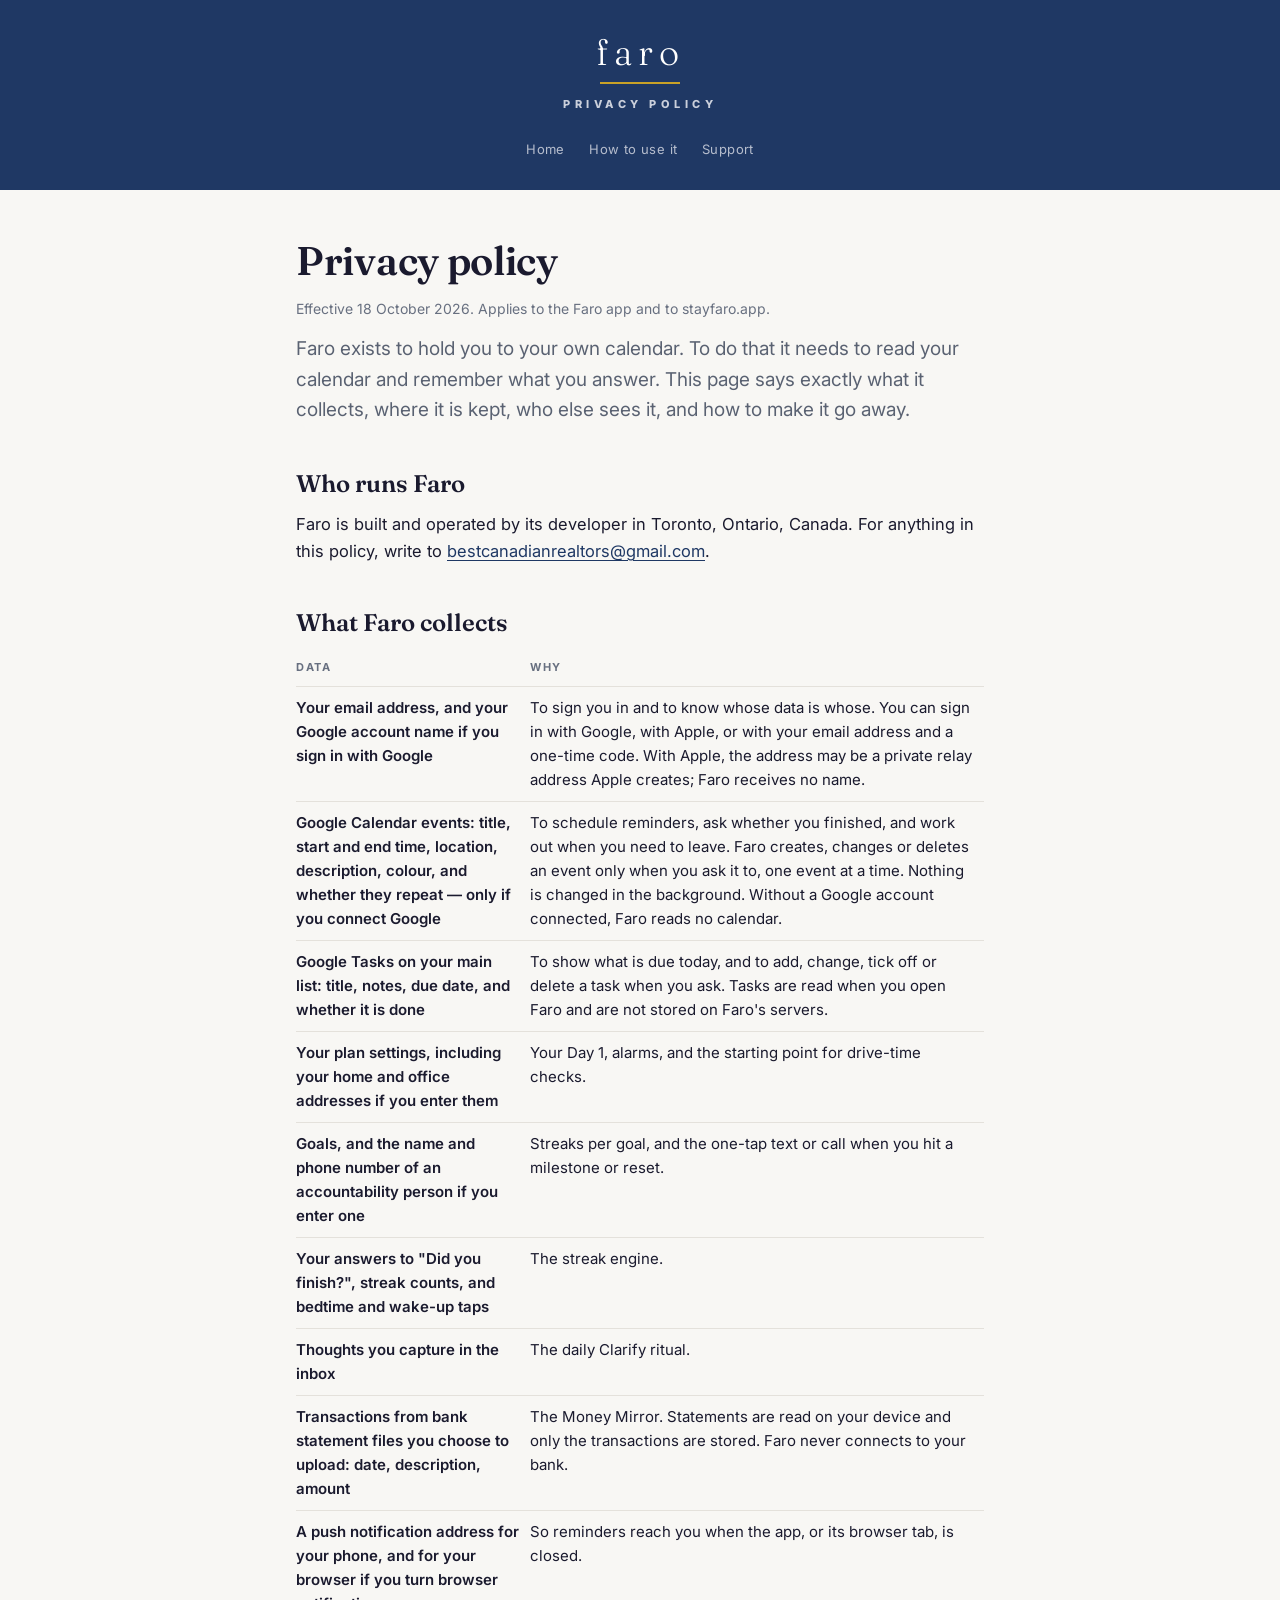
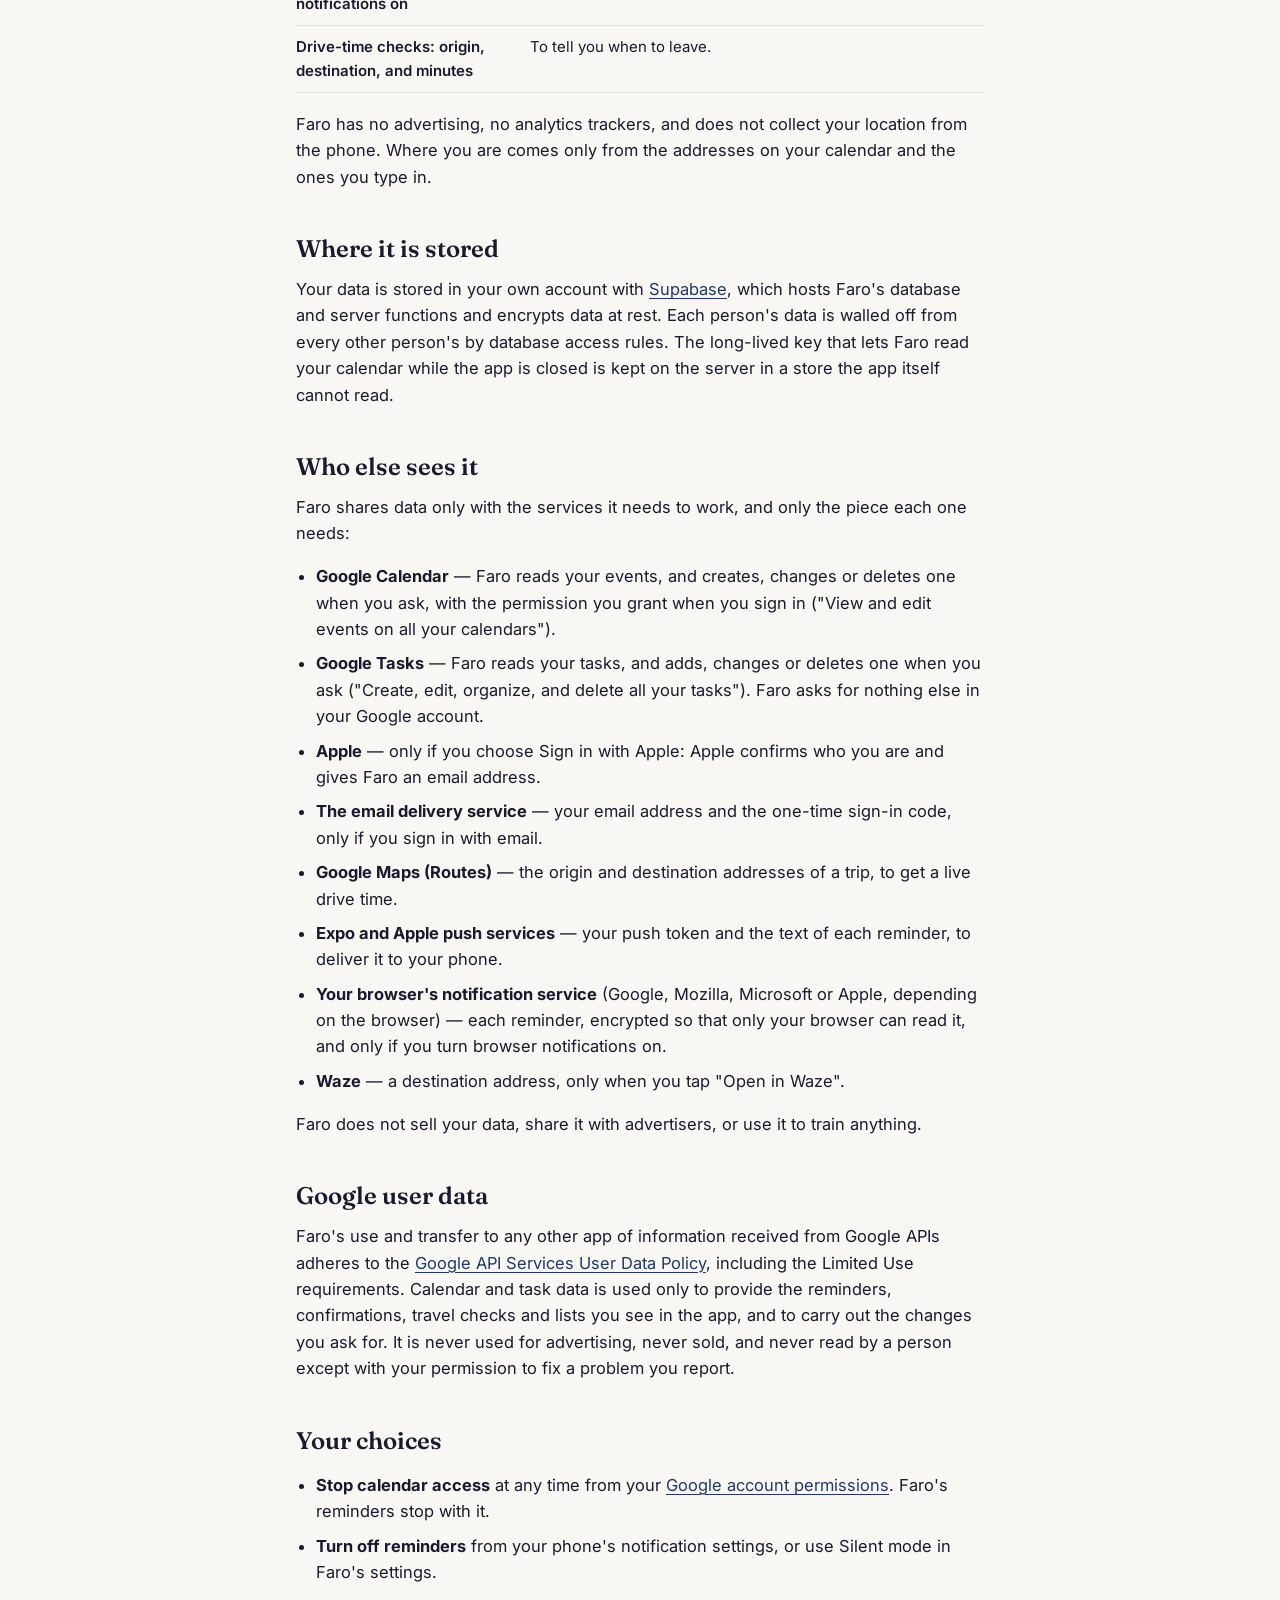
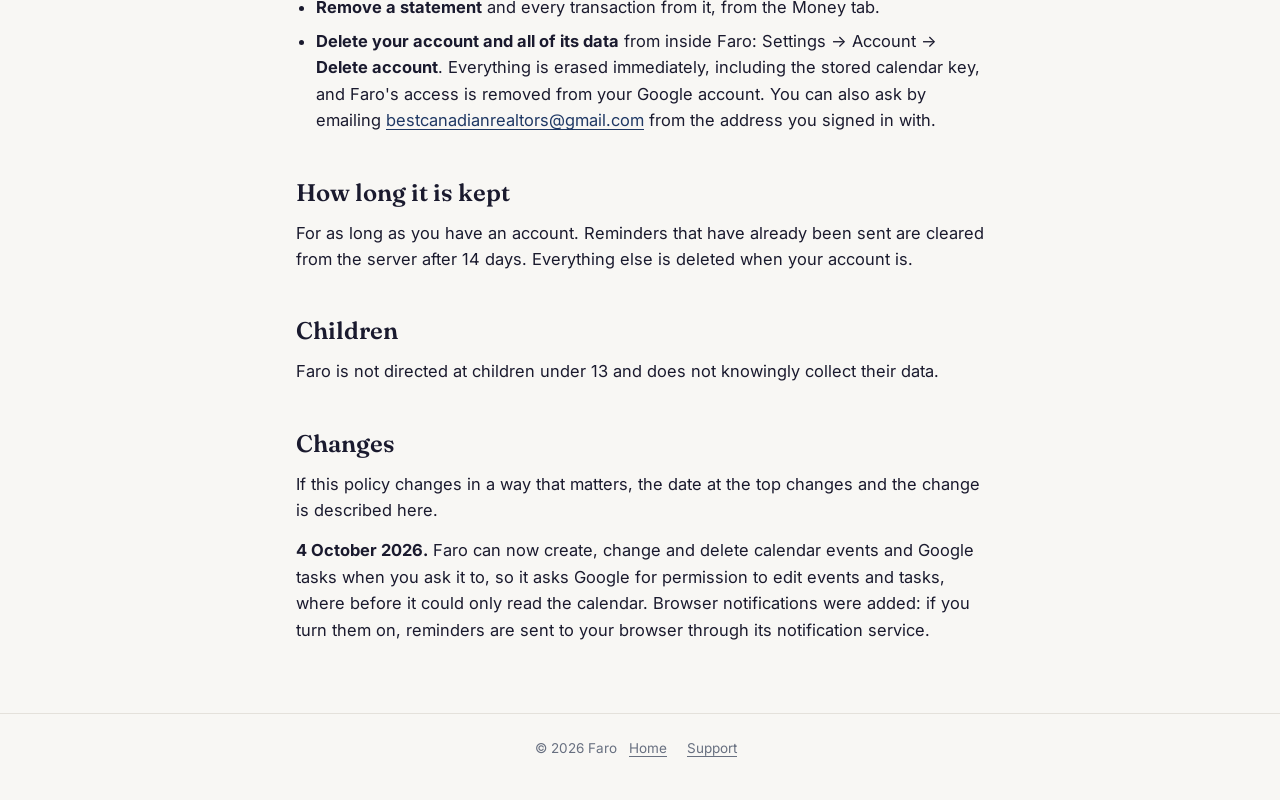
<file: privacy.html>
<!DOCTYPE html>
<html lang="en">
<head>
  <meta charset="utf-8">
  <meta name="viewport" content="width=device-width, initial-scale=1">
  <title>Faro — Privacy policy</title>
  <meta name="description" content="What Faro collects, where it is stored, who it is shared with, and how to delete it.">
  <meta name="theme-color" content="#1F3864">
  <link rel="icon" href="data:image/svg+xml,%3Csvg xmlns='http://www.w3.org/2000/svg' viewBox='0 0 100 100'%3E%3Crect width='100' height='100' rx='22' fill='%231F3864'/%3E%3Cpolygon points='52,33 97,17 97,57 52,37' fill='%23F5E9C4' opacity='.92'/%3E%3Crect x='94' y='17' width='3.5' height='40' fill='%23C9A227'/%3E%3Cpath d='M46 14 L50 6 L54 14 Z' fill='%23F8F7F4'/%3E%3Ccircle cx='50' cy='17' r='4.2' fill='%23F8F7F4'/%3E%3Crect x='45' y='21' width='10' height='6' fill='%23F8F7F4'/%3E%3Crect x='41' y='29' width='18' height='3.2' rx='1' fill='%23F8F7F4'/%3E%3Cpolygon points='44,33 56,33 58.5,78 41.5,78' fill='%23F8F7F4'/%3E%3Crect x='38' y='78' width='24' height='7' rx='1' fill='%23F8F7F4'/%3E%3Crect x='24' y='90' width='52' height='3' rx='1.5' fill='%23F8F7F4'/%3E%3C/svg%3E">
  <link rel="preconnect" href="https://fonts.googleapis.com">
  <link rel="preconnect" href="https://fonts.gstatic.com" crossorigin>
  <link href="https://fonts.googleapis.com/css2?family=Fraunces:wght@300;400;600;700&family=Inter:wght@400;500;600;800&display=swap" rel="stylesheet">
  <link rel="stylesheet" href="site.css">
</head>
<body>

<header class="mast" style="padding-top:34px;padding-bottom:30px">
  <a href="index.html" style="text-decoration:none">
    <p class="word" style="font-size:36px;margin-top:0">faro</p>
  </a>
  <div class="rule" style="width:80px;margin:12px auto"></div>
  <p class="tag">PRIVACY POLICY</p>
  <nav>
    <a href="index.html">Home</a>
    <a href="guide.html">How to use it</a>
    <a href="index.html#support">Support</a>
  </nav>
</header>

<main>
  <h1>Privacy policy</h1>
  <p class="meta">Effective 18 October 2026. Applies to the Faro app and to stayfaro.app.</p>
  <p class="lede">
    Faro exists to hold you to your own calendar. To do that it needs to read your
    calendar and remember what you answer. This page says exactly what it collects,
    where it is kept, who else sees it, and how to make it go away.
  </p>

  <h2>Who runs Faro</h2>
  <p>
    Faro is built and operated by its developer in Toronto, Ontario, Canada. For anything
    in this policy, write to
    <a href="mailto:bestcanadianrealtors@gmail.com">bestcanadianrealtors@gmail.com</a>.
  </p>

  <h2>What Faro collects</h2>
  <table>
    <tr><th>Data</th><th>Why</th></tr>
    <tr><td>Your email address, and your Google account name if you sign in with Google</td><td>To sign you in and to know whose data is whose. You can sign in with Google, with Apple, or with your email address and a one-time code. With Apple, the address may be a private relay address Apple creates; Faro receives no name.</td></tr>
    <tr><td>Google Calendar events: title, start and end time, location, description, colour, and whether they repeat — only if you connect Google</td><td>To schedule reminders, ask whether you finished, and work out when you need to leave. Faro creates, changes or deletes an event only when you ask it to, one event at a time. Nothing is changed in the background. Without a Google account connected, Faro reads no calendar.</td></tr>
    <tr><td>Google Tasks on your main list: title, notes, due date, and whether it is done</td><td>To show what is due today, and to add, change, tick off or delete a task when you ask. Tasks are read when you open Faro and are not stored on Faro's servers.</td></tr>
    <tr><td>Your plan settings, including your home and office addresses if you enter them</td><td>Your Day 1, alarms, and the starting point for drive-time checks.</td></tr>
    <tr><td>Goals, and the name and phone number of an accountability person if you enter one</td><td>Streaks per goal, and the one-tap text or call when you hit a milestone or reset.</td></tr>
    <tr><td>Your answers to "Did you finish?", streak counts, and bedtime and wake-up taps</td><td>The streak engine.</td></tr>
    <tr><td>Thoughts you capture in the inbox</td><td>The daily Clarify ritual.</td></tr>
    <tr><td>Transactions from bank statement files you choose to upload: date, description, amount</td><td>The Money Mirror. Statements are read on your device and only the transactions are stored. Faro never connects to your bank.</td></tr>
    <tr><td>A push notification address for your phone, and for your browser if you turn browser notifications on</td><td>So reminders reach you when the app, or its browser tab, is closed.</td></tr>
    <tr><td>Drive-time checks: origin, destination, and minutes</td><td>To tell you when to leave.</td></tr>
  </table>
  <p>Faro has no advertising, no analytics trackers, and does not collect your location from the phone. Where you are comes only from the addresses on your calendar and the ones you type in.</p>

  <h2>Where it is stored</h2>
  <p>
    Your data is stored in your own account with <a href="https://supabase.com">Supabase</a>,
    which hosts Faro's database and server functions and encrypts data at rest. Each
    person's data is walled off from every other person's by database access rules.
    The long-lived key that lets Faro read your calendar while the app is closed is
    kept on the server in a store the app itself cannot read.
  </p>

  <h2>Who else sees it</h2>
  <p>Faro shares data only with the services it needs to work, and only the piece each one needs:</p>
  <ul>
    <li><b>Google Calendar</b> — Faro reads your events, and creates, changes or deletes one when you ask, with the permission you grant when you sign in ("View and edit events on all your calendars").</li>
    <li><b>Google Tasks</b> — Faro reads your tasks, and adds, changes or deletes one when you ask ("Create, edit, organize, and delete all your tasks"). Faro asks for nothing else in your Google account.</li>
    <li><b>Apple</b> — only if you choose Sign in with Apple: Apple confirms who you are and gives Faro an email address.</li>
    <li><b>The email delivery service</b> — your email address and the one-time sign-in code, only if you sign in with email.</li>
    <li><b>Google Maps (Routes)</b> — the origin and destination addresses of a trip, to get a live drive time.</li>
    <li><b>Expo and Apple push services</b> — your push token and the text of each reminder, to deliver it to your phone.</li>
    <li><b>Your browser's notification service</b> (Google, Mozilla, Microsoft or Apple, depending on the browser) — each reminder, encrypted so that only your browser can read it, and only if you turn browser notifications on.</li>
    <li><b>Waze</b> — a destination address, only when you tap "Open in Waze".</li>
  </ul>
  <p>Faro does not sell your data, share it with advertisers, or use it to train anything.</p>

  <h2>Google user data</h2>
  <p>
    Faro's use and transfer to any other app of information received from Google APIs
    adheres to the
    <a href="https://developers.google.com/terms/api-services-user-data-policy">Google API Services User Data Policy</a>,
    including the Limited Use requirements. Calendar and task data is used only to provide the
    reminders, confirmations, travel checks and lists you see in the app, and to carry out
    the changes you ask for. It is never used
    for advertising, never sold, and never read by a person except with your
    permission to fix a problem you report.
  </p>

  <h2>Your choices</h2>
  <ul>
    <li><b>Stop calendar access</b> at any time from your <a href="https://myaccount.google.com/permissions">Google account permissions</a>. Faro's reminders stop with it.</li>
    <li><b>Turn off reminders</b> from your phone's notification settings, or use Silent mode in Faro's settings.</li>
    <li><b>Remove a statement</b> and every transaction from it, from the Money tab.</li>
    <li><b>Delete your account and all of its data</b> from inside Faro: Settings → Account → <b>Delete account</b>. Everything is erased immediately, including the stored calendar key, and Faro's access is removed from your Google account. You can also ask by emailing <a href="mailto:bestcanadianrealtors@gmail.com">bestcanadianrealtors@gmail.com</a> from the address you signed in with.</li>
  </ul>

  <h2>How long it is kept</h2>
  <p>
    For as long as you have an account. Reminders that have already been sent are
    cleared from the server after 14 days. Everything else is deleted when your
    account is.
  </p>

  <h2>Children</h2>
  <p>Faro is not directed at children under 13 and does not knowingly collect their data.</p>

  <h2>Changes</h2>
  <p>
    If this policy changes in a way that matters, the date at the top changes and the
    change is described here.
  </p>
  <p>
    <b>4 October 2026.</b> Faro can now create, change and delete calendar events and
    Google tasks when you ask it to, so it asks Google for permission to edit events and
    tasks, where before it could only read the calendar. Browser notifications were
    added: if you turn them on, reminders are sent to your browser through its
    notification service.
  </p>
</main>

<footer>
  © 2026 Faro
  <a href="index.html">Home</a>
  <a href="index.html#support">Support</a>
</footer>

</body>
</html>
</file>
<file: site.css>
/* Faro — stayfaro.app. Cardinal Light: navy tower, gold beam. Matches the app's palette. */
:root {
  --navy: #1F3864;
  --navy-deep: #16294A;
  --gold: #C9A227;
  --gold-pale: #F5E9C4;
  --gold-text: #8A6D0F;
  --bg: #F8F7F4;
  --card: #FFFFFF;
  --border: #E4E1DB;
  --text: #1A1A2E;
  --text-2: #5A6272;
  --muted: #687080;
  --ink: #1F3864;
  --on-navy: #E8EAF0;
}
@media (prefers-color-scheme: dark) {
  :root {
    --gold-pale: #2C2614;
    --gold-text: #E8C158;
    --bg: #0E1016;
    --card: #181B23;
    --border: #2E3440;
    --text: #ECEEF3;
    --text-2: #AEB4C2;
    --muted: #8A91A0;
    --ink: #AFC3EE;
  }
}

* { box-sizing: border-box; }
html { -webkit-text-size-adjust: 100%; }
body {
  margin: 0;
  background: var(--bg);
  color: var(--text);
  font-family: Inter, system-ui, -apple-system, "Segoe UI", Roboto, sans-serif;
  font-size: 16.5px;
  line-height: 1.6;
}
a { color: var(--ink); text-decoration-thickness: 1px; text-underline-offset: 3px; }
a:hover { color: var(--gold-text); }

/* ── Masthead: the mark, the wordmark, the tagline ── */
.mast {
  background: var(--navy);
  color: var(--on-navy);
  padding: 48px 16px 40px;
  text-align: center;
}
.mast svg { width: 84px; height: 84px; display: block; margin: 0 auto; }
.mast .word {
  font-family: Fraunces, Georgia, serif;
  font-weight: 300;
  font-size: 52px;
  letter-spacing: 6px;
  margin: 14px 0 0;
  color: #fff;
  line-height: 1;
}
.mast .rule { width: 110px; height: 1.5px; background: var(--gold); margin: 16px auto; }
.mast .tag {
  font-weight: 800;
  font-size: 11px;
  letter-spacing: 4.5px;
  opacity: .85;
  margin: 0;
}
.mast nav { margin-top: 26px; font-size: 13px; letter-spacing: .4px; }
.mast nav a { color: rgba(232,234,240,.75); text-decoration: none; margin: 0 10px; }
.mast nav a:hover { color: var(--gold); }

/* ── Content ── */
main { max-width: 720px; margin: 0 auto; padding: 8px 16px 56px; }
h1 {
  font-family: Fraunces, Georgia, serif;
  font-weight: 600;
  font-size: clamp(30px, 6vw, 40px);
  line-height: 1.15;
  letter-spacing: -.3px;
  margin: 40px 0 14px;
}
h2 {
  font-family: Fraunces, Georgia, serif;
  font-weight: 600;
  font-size: 24px;
  line-height: 1.25;
  margin: 44px 0 12px;
}
h3 { font-size: 16px; font-weight: 600; margin: 22px 0 6px; }
p { margin: 0 0 14px; }
.lede { font-size: 19px; color: var(--text-2); }
.eyebrow {
  font-size: 11px; font-weight: 800; letter-spacing: 2.4px; text-transform: uppercase;
  color: var(--gold-text); margin: 40px 0 6px;
}
.eyebrow + h2 { margin-top: 0; }
ul { padding-left: 20px; }
li { margin-bottom: 8px; }

/* Pillars */
.pillars { list-style: none; padding: 0; margin: 18px 0 0; display: grid; gap: 10px; }
.pillars li {
  background: var(--card);
  border: 1px solid var(--border);
  border-left: 3px solid var(--gold);
  border-radius: 10px;
  padding: 14px 16px;
}
.pillars b { display: block; font-family: Fraunces, Georgia, serif; font-weight: 600; font-size: 18px; margin-bottom: 3px; }
.pillars span { color: var(--text-2); font-size: 15px; }

.callout {
  background: var(--gold-pale);
  border-left: 3px solid var(--gold);
  border-radius: 8px;
  padding: 14px 16px;
  margin: 22px 0;
  color: var(--text);
}
.callout p { margin: 0; }

.card {
  background: var(--card);
  border: 1px solid var(--border);
  border-radius: 12px;
  padding: 18px 20px;
  margin: 18px 0;
}

table { width: 100%; border-collapse: collapse; margin: 12px 0 18px; font-size: 15px; }
th, td { text-align: left; vertical-align: top; padding: 9px 10px 9px 0; border-bottom: 1px solid var(--border); }
th { font-size: 11px; letter-spacing: 1.6px; text-transform: uppercase; color: var(--muted); font-weight: 700; }
td:first-child { font-weight: 600; width: 34%; }

.meta { color: var(--muted); font-size: 14px; }

footer {
  border-top: 1px solid var(--border);
  color: var(--muted);
  font-size: 13.5px;
  text-align: center;
  padding: 24px 16px 40px;
}
footer a { color: var(--muted); margin: 0 8px; }
</file>
